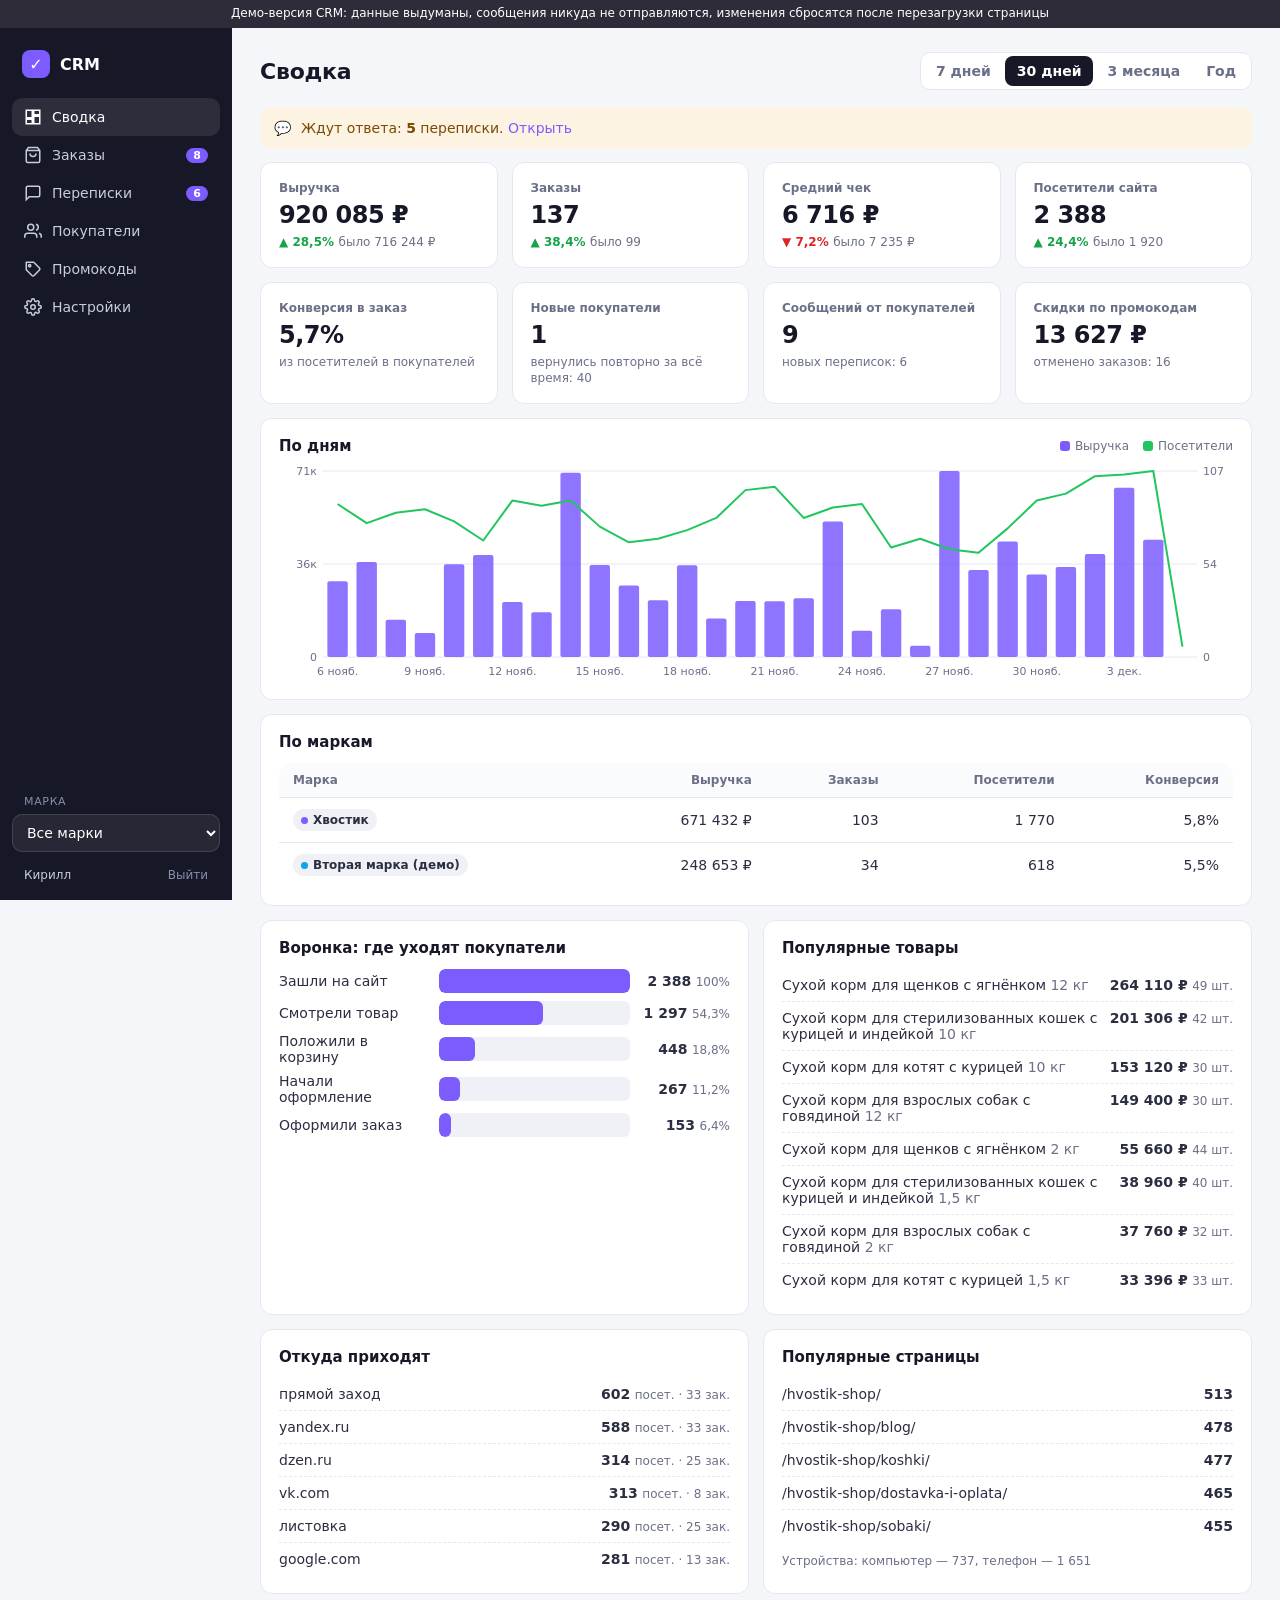
<file: index.html>
<!doctype html>
<html lang="ru">
<head>
  <meta charset="utf-8">
  <meta name="viewport" content="width=device-width, initial-scale=1, viewport-fit=cover">
  <meta name="robots" content="noindex, nofollow">
  <title>CRM — демо</title>
  <link rel="icon" href="data:image/svg+xml,%3Csvg xmlns='http://www.w3.org/2000/svg' viewBox='0 0 32 32'%3E%3Crect width='32' height='32' rx='8' fill='%237c5cff'/%3E%3Cpath d='M9 17l5 5 9-11' stroke='white' stroke-width='3.5' fill='none' stroke-linecap='round' stroke-linejoin='round'/%3E%3C/svg%3E">
  <link rel="stylesheet" href="style.css?v=mw18p3a2">
</head>
<body>
  <div id="app"></div>
  <div id="toast" role="status" aria-live="polite"></div>
  <script src="demo-mock.js?v=mw18p3a2"></script>
  <script src="app.js?v=mw18p3a2" type="module"></script>
</body>
</html>
</file>
<file: style.css>
:root {
  --bg: #f5f6fa; --card: #fff; --ink: #161827; --txt: #2b2e40; --muted: #6b7088; --line: #e6e8f0; --line2: #d5d8e3;
  --accent: #7c5cff; --accent-soft: #efebff; --ok: #16a34a; --ok-soft: #e7f7ec; --warn: #d97706; --warn-soft: #fdf3e2;
  --bad: #dc2626; --bad-soft: #fdecec; --info: #0284c7; --info-soft: #e5f4fc;
  --tg: #229ed9; --max: #6a3df5; --site: #64748b;
  --r: 12px; --side: 232px;
  font-family: Inter, "Segoe UI", system-ui, -apple-system, Roboto, sans-serif; font-size: 14px; color: var(--txt);
}
* { box-sizing: border-box; }
html, body { margin: 0; height: 100%; background: var(--bg); }
body { overflow-y: scroll; scrollbar-gutter: stable; }
button, input, select, textarea { font: inherit; color: inherit; }
a { color: var(--accent); text-decoration: none; }
h1 { font-size: 22px; margin: 0; color: var(--ink); letter-spacing: -.01em; }
h2 { font-size: 15px; margin: 0 0 12px; color: var(--ink); }
.muted { color: var(--muted); }
.small { font-size: 12px; }
.nowrap { white-space: nowrap; }
.right { text-align: right; }

/* ---------- каркас ---------- */
.layout { display: grid; grid-template-columns: var(--side) 1fr; min-height: 100vh; }
.side { background: var(--ink); color: #c9cbe0; padding: 18px 12px; position: sticky; top: 0; height: 100vh; display: flex; flex-direction: column; gap: 4px; }
.logo { display: flex; align-items: center; gap: 10px; color: #fff; font-weight: 700; font-size: 16px; padding: 4px 10px 16px; }
.logo i { width: 28px; height: 28px; border-radius: 8px; background: var(--accent); display: grid; place-items: center; font-style: normal; }
.nav a { display: flex; align-items: center; gap: 10px; padding: 10px 12px; border-radius: 10px; color: #c9cbe0; font-weight: 500; }
.nav a:hover { background: #ffffff10; color: #fff; }
.nav a.on { background: #ffffff18; color: #fff; }
.nav svg { width: 18px; height: 18px; flex: none; }
.badge { margin-left: auto; background: var(--accent); color: #fff; border-radius: 99px; font-size: 11px; font-weight: 700; padding: 1px 7px; min-width: 20px; text-align: center; }
.side .brandpick { margin-top: auto; }
.side label { font-size: 11px; text-transform: uppercase; letter-spacing: .06em; color: #8a8daa; padding: 0 12px; }
.side select { width: 100%; margin-top: 6px; background: #ffffff12; border: 1px solid #ffffff20; color: #fff; border-radius: 10px; padding: 9px 10px; }
.side select option { color: var(--ink); }
.side .me { font-size: 12px; padding: 12px 12px 0; display: flex; justify-content: space-between; gap: 8px; }
.side .me button { background: none; border: 0; color: #8a8daa; cursor: pointer; padding: 0; }
.main { padding: 24px 28px 60px; min-width: 0; }
.head { display: flex; align-items: center; gap: 12px; flex-wrap: wrap; margin-bottom: 18px; }
.head .grow { flex: 1; }

/* ---------- элементы ---------- */
.card { background: var(--card); border: 1px solid var(--line); border-radius: var(--r); padding: 18px; }
.grid { display: grid; gap: 14px; }
.g4 { grid-template-columns: repeat(4, minmax(0, 1fr)); }
.g3 { grid-template-columns: repeat(3, minmax(0, 1fr)); }
.g2 { grid-template-columns: repeat(2, minmax(0, 1fr)); }
.btn { display: inline-flex; align-items: center; justify-content: center; gap: 6px; height: 38px; padding: 0 14px; border-radius: 10px; border: 1px solid var(--line2); background: #fff; cursor: pointer; font-weight: 600; white-space: nowrap; }
.btn:hover { border-color: var(--muted); }
.btn.primary { background: var(--accent); border-color: var(--accent); color: #fff; }
.btn.primary:hover { filter: brightness(1.07); }
.btn.danger { color: var(--bad); }
.btn.sm { height: 30px; padding: 0 10px; font-size: 13px; border-radius: 8px; }
.btn:disabled { opacity: .55; cursor: default; }
.input, select.input, textarea.input { height: 38px; border: 1px solid var(--line2); border-radius: 10px; padding: 0 12px; background: #fff; outline: none; min-width: 0; }
textarea.input { height: auto; padding: 10px 12px; resize: vertical; }
.input:focus { border-color: var(--accent); box-shadow: 0 0 0 3px var(--accent-soft); }
select.input { appearance: none; padding-right: 30px; background: #fff url("data:image/svg+xml,%3Csvg xmlns='http://www.w3.org/2000/svg' width='12' height='12' viewBox='0 0 12 12'%3E%3Cpath d='M2 4l4 4 4-4' stroke='%236b7088' stroke-width='1.6' fill='none'/%3E%3C/svg%3E") no-repeat right 10px center; }
.field { display: grid; gap: 6px; margin-bottom: 12px; }
.field > span { font-size: 12px; font-weight: 600; color: var(--muted); }
.tabs { display: inline-flex; background: #fff; border: 1px solid var(--line); border-radius: 10px; padding: 3px; gap: 2px; flex-wrap: wrap; }
.tabs button { border: 0; background: none; height: 30px; padding: 0 12px; border-radius: 8px; cursor: pointer; font-weight: 600; color: var(--muted); }
.tabs button.on { background: var(--ink); color: #fff; }
.pill { display: inline-flex; align-items: center; gap: 5px; height: 22px; padding: 0 8px; border-radius: 99px; font-size: 12px; font-weight: 600; white-space: nowrap; background: #f0f1f6; color: var(--txt); }
.pill.dot::before { content: ""; width: 7px; height: 7px; border-radius: 50%; background: var(--c, currentColor); }
.st-new { background: var(--info-soft); color: var(--info); }
.st-confirmed { background: var(--accent-soft); color: var(--accent); }
.st-packed { background: var(--warn-soft); color: var(--warn); }
.st-shipped { background: #fff1e6; color: #c2410c; }
.st-delivered { background: var(--ok-soft); color: var(--ok); }
.st-cancelled { background: var(--bad-soft); color: var(--bad); }
.src-telegram { color: var(--tg); } .src-max { color: var(--max); } .src-site { color: var(--site); }
.empty { text-align: center; padding: 40px 20px; color: var(--muted); }
.empty b { display: block; color: var(--ink); font-size: 15px; margin-bottom: 6px; }

/* ---------- таблицы ---------- */
.table-wrap { overflow-x: auto; background: #fff; border: 1px solid var(--line); border-radius: var(--r); }
table { width: 100%; border-collapse: collapse; }
th { text-align: left; font-size: 12px; color: var(--muted); font-weight: 600; padding: 10px 14px; border-bottom: 1px solid var(--line); white-space: nowrap; background: #fafbfd; }
td { padding: 11px 14px; border-bottom: 1px solid var(--line); vertical-align: middle; }
tr:last-child td { border-bottom: 0; }
tbody tr.link { cursor: pointer; }
tbody tr.link:hover { background: #fafaff; }

/* ---------- сводка ---------- */
.kpi .label { color: var(--muted); font-size: 12px; font-weight: 600; }
.kpi .val { font-size: 24px; font-weight: 700; color: var(--ink); margin: 6px 0 4px; letter-spacing: -.02em; }
.delta { font-size: 12px; font-weight: 600; }
.delta.up { color: var(--ok); } .delta.down { color: var(--bad); }
.chart-box { width: 100%; min-height: 180px; }
.chart { display: block; max-width: 100%; height: auto; }
.chart text { font-size: 11px; fill: var(--muted); }
.legend { display: flex; gap: 14px; font-size: 12px; color: var(--muted); }
.legend i { display: inline-block; width: 10px; height: 10px; border-radius: 3px; margin-right: 5px; vertical-align: -1px; }
.funnel .row { display: grid; grid-template-columns: 150px 1fr 90px; gap: 10px; align-items: center; margin-bottom: 8px; }
.bar { height: 24px; background: #f0f1f6; border-radius: 6px; overflow: hidden; }
.bar > i { display: block; height: 100%; background: var(--accent); border-radius: 6px; min-width: 2px; }
.list-rows .r { display: flex; justify-content: space-between; gap: 10px; padding: 8px 0; border-bottom: 1px dashed var(--line); }
.list-rows .r:last-child { border-bottom: 0; }
.alert { display: flex; gap: 10px; align-items: flex-start; padding: 12px 14px; border-radius: 10px; background: var(--warn-soft); color: #7a4a06; margin-bottom: 14px; }
.alert.info { background: var(--info-soft); color: #0c4a6e; }

/* ---------- переписки ---------- */
.inbox { display: grid; grid-template-columns: 340px 1fr 280px; height: calc(100vh - 100px); min-height: 480px; background: #fff; border: 1px solid var(--line); border-radius: var(--r); overflow: hidden; }
.inbox.noaside { grid-template-columns: 340px 1fr; }
.conv-list { border-right: 1px solid var(--line); display: flex; flex-direction: column; min-height: 0; }
.conv-list .filters { padding: 12px; border-bottom: 1px solid var(--line); display: grid; gap: 8px; }
.conv-list .items { overflow-y: auto; flex: 1; }
.conv { display: grid; grid-template-columns: 36px 1fr auto; gap: 10px; padding: 12px; border-bottom: 1px solid var(--line); cursor: pointer; }
.conv:hover { background: #fafaff; }
.conv.on { background: var(--accent-soft); }
.ava { width: 36px; height: 36px; border-radius: 50%; display: grid; place-items: center; color: #fff; font-weight: 700; position: relative; flex: none; }
.ava small { position: absolute; right: -2px; bottom: -2px; width: 15px; height: 15px; border-radius: 50%; border: 2px solid #fff; }
.conv .t { font-weight: 600; color: var(--ink); overflow: hidden; text-overflow: ellipsis; white-space: nowrap; }
.conv .p { color: var(--muted); font-size: 13px; overflow: hidden; text-overflow: ellipsis; white-space: nowrap; }
.conv .m { text-align: right; font-size: 11px; color: var(--muted); display: grid; gap: 4px; justify-items: end; }
.conv .m .badge { margin: 0; }
/* непрочитанные — как в Telegram: синий кружок со счётчиком, жирное имя и текст */
.unread-dot { background: #3390ec; color: #fff; border-radius: 99px; min-width: 22px; height: 22px; padding: 0 7px; display: inline-grid; place-items: center; font-size: 12px; font-weight: 700; line-height: 1; }
.conv.unread .t { font-weight: 800; }
.conv.unread .p { color: var(--ink); font-weight: 500; }
.conv.unread .m > span { color: #3390ec; font-weight: 600; }
.mono { font-family: ui-monospace, SFMono-Regular, Consolas, monospace; letter-spacing: .03em; }
/* строки товаров в формах заказа */
.irow { display: grid; grid-template-columns: 1fr 90px 60px 86px 34px; gap: 6px; margin-bottom: 6px; }
.irow .btn { padding: 0; }
@media (max-width: 560px) { .irow { grid-template-columns: 1fr 1fr 34px; } .irow [data-n] { grid-column: 1 / -1; } .irow [data-v] { grid-column: 1 / -1; } }
/* канбан */
.kanban { display: grid; grid-auto-flow: column; grid-auto-columns: minmax(172px, 1fr); gap: 10px; overflow-x: auto; padding-bottom: 8px; align-items: start; }
.kcol { min-width: 0; background: #f1f2f7; border-radius: 12px; padding: 8px; min-height: 140px; transition: background .12s, box-shadow .12s; }
.kcol.over { background: var(--accent-soft); box-shadow: inset 0 0 0 2px var(--accent); }
.kcol-h { display: flex; justify-content: space-between; align-items: center; gap: 6px; padding: 2px 4px 8px; }
.kcol-b { display: grid; gap: 8px; max-height: calc(100vh - 260px); overflow-y: auto; }
.kcard { min-width: 0; overflow: hidden; background: #fff; border: 1px solid var(--line); border-radius: 10px; padding: 10px; cursor: grab; user-select: none; -webkit-user-select: none; touch-action: pan-y; box-shadow: 0 1px 2px rgba(20,20,40,.04); }
.kcard:hover { border-color: #c9c9e6; }
.kcard.dragging { opacity: .35; }
.kghost { position: fixed; left: 0; top: 0; z-index: 200; pointer-events: none; cursor: grabbing; box-shadow: 0 12px 30px rgba(20,20,40,.22); }
.kc-top { display: flex; gap: 6px; align-items: center; margin-bottom: 4px; }
.kc-name { color: var(--ink); font-weight: 600; overflow: hidden; text-overflow: ellipsis; white-space: nowrap; margin-bottom: 4px; }
.kc-bot { display: flex; justify-content: space-between; align-items: baseline; gap: 6px; flex-wrap: wrap; }
.kcol-h { flex-wrap: wrap; row-gap: 4px; }
.kcol-h .muted { white-space: nowrap; }
.kempty { color: var(--muted); font-size: 12px; text-align: center; padding: 14px 0; }
@media (max-width: 900px) { .kanban { grid-auto-columns: 78%; scroll-snap-type: x proximity; } .kcol { scroll-snap-align: start; } .kcol-b { max-height: none; } }
.chat { display: flex; flex-direction: column; min-height: 0; min-width: 0; }
.chat-head { padding: 12px 16px; border-bottom: 1px solid var(--line); display: flex; gap: 10px; align-items: center; }
.chat-head .grow { flex: 1; min-width: 0; }
.msgs { flex: 1; overflow-y: auto; padding: 16px; display: flex; flex-direction: column; gap: 8px; background: #f8f9fc; }
.msg { max-width: 72%; padding: 9px 12px; border-radius: 14px; white-space: pre-wrap; word-wrap: break-word; line-height: 1.4; }
.msg .meta { font-size: 11px; color: var(--muted); margin-top: 4px; }
.msg.in { background: #fff; border: 1px solid var(--line); align-self: flex-start; border-bottom-left-radius: 4px; }
.msg.out { background: var(--accent); color: #fff; align-self: flex-end; border-bottom-right-radius: 4px; }
.msg.out .meta { color: #e4ddff; }
.msg.note { background: #fff8db; border: 1px dashed #e7c84b; align-self: center; max-width: 85%; }
.msg.failed { background: var(--bad-soft); color: var(--bad); border: 1px solid #f5c2c2; }
.msg.failed .meta { color: var(--bad); }
.day { align-self: center; font-size: 11px; color: var(--muted); background: #eceef5; padding: 2px 10px; border-radius: 99px; margin: 6px 0; }
.composer { border-top: 1px solid var(--line); padding: 10px 12px; display: grid; gap: 8px; }
.composer textarea { width: 100%; min-height: 44px; max-height: 180px; }
.composer .row { display: flex; gap: 8px; align-items: center; }
.composer .row .grow { flex: 1; }
.chat-aside { border-left: 1px solid var(--line); padding: 16px; overflow-y: auto; }
.kv { display: grid; grid-template-columns: auto 1fr; gap: 6px 12px; font-size: 13px; }
.kv dt { color: var(--muted); } .kv dd { margin: 0; overflow-wrap: anywhere; }

/* ---------- модалки, тосты ---------- */
.overlay { position: fixed; inset: 0; background: #0f1020aa; display: grid; place-items: center; z-index: 50; padding: 16px; }
.modal { background: #fff; border-radius: 16px; padding: 22px; width: min(520px, 100%); max-height: calc(100vh - 32px); overflow-y: auto; }
.modal h2 { font-size: 18px; }
.modal .actions { display: flex; justify-content: flex-end; gap: 8px; margin-top: 8px; }
#toast { position: fixed; bottom: 20px; left: 50%; transform: translateX(-50%); z-index: 60; display: grid; gap: 8px; width: max-content; max-width: calc(100vw - 24px); }
#toast div { background: var(--ink); color: #fff; padding: 10px 16px; border-radius: 10px; box-shadow: 0 6px 24px #0003; }
#toast div.bad { background: var(--bad); }
code, .code { font-family: ui-monospace, Consolas, monospace; font-size: 12px; background: #f0f1f6; padding: 2px 6px; border-radius: 6px; overflow-wrap: anywhere; }
pre.code { display: block; padding: 12px; white-space: pre-wrap; margin: 8px 0; }

/* ---------- вход ---------- */
.login { min-height: 100vh; display: grid; place-items: center; padding: 16px; }
.login form { width: min(360px, 100%); }
.login .logo { color: var(--ink); justify-content: center; font-size: 20px; padding-bottom: 20px; }

/* ---------- мобильная версия ---------- */
.mnav { display: none; }
@media (max-width: 1180px) {
  .inbox { grid-template-columns: 300px 1fr; }
  .chat-aside { display: none; }
  .g4 { grid-template-columns: repeat(2, minmax(0, 1fr)); }
}
@media (max-width: 860px) {
  .layout { grid-template-columns: 1fr; }
  .side { display: none; }
  .main { padding: 14px 12px 90px; }
  .g3, .g2 { grid-template-columns: 1fr; }
  .mnav { display: grid; grid-template-columns: repeat(6, 1fr); position: fixed; bottom: 0; left: 0; right: 0; background: var(--ink); z-index: 40; padding-bottom: env(safe-area-inset-bottom); }
  .mnav a { color: #c9cbe0; display: grid; justify-items: center; gap: 2px; font-size: 9.5px; min-width: 0; overflow: hidden; white-space: nowrap; padding: 8px 0 7px; position: relative; }
  .mnav a.on { color: #fff; }
  .mnav svg { width: 20px; height: 20px; }
  .mnav .badge { position: absolute; top: 3px; left: 55%; font-size: 10px; padding: 0 5px; min-width: 16px; }
  .mbrand { display: block !important; }
  .inbox, .inbox.noaside { grid-template-columns: 1fr; height: calc(100vh - 150px); }
  .inbox.has-chat .conv-list { display: none; }
  .inbox:not(.has-chat) .chat { display: none; }
  .msg { max-width: 88%; }
  .input, select.input, textarea.input { font-size: 16px; }
  .funnel .row { grid-template-columns: 110px 1fr 70px; }
  .hide-m { display: none; }
  #toast { bottom: calc(76px + env(safe-area-inset-bottom)); }
  .composer label { min-height: 40px; }
  .composer input[type=checkbox] { width: 20px; height: 20px; }
}
a[href^="tel:"] { white-space: nowrap; }
.mbrand { display: none; }
.back-m { display: none; }
@media (max-width: 860px) { .back-m { display: inline-flex; } }
</file>
